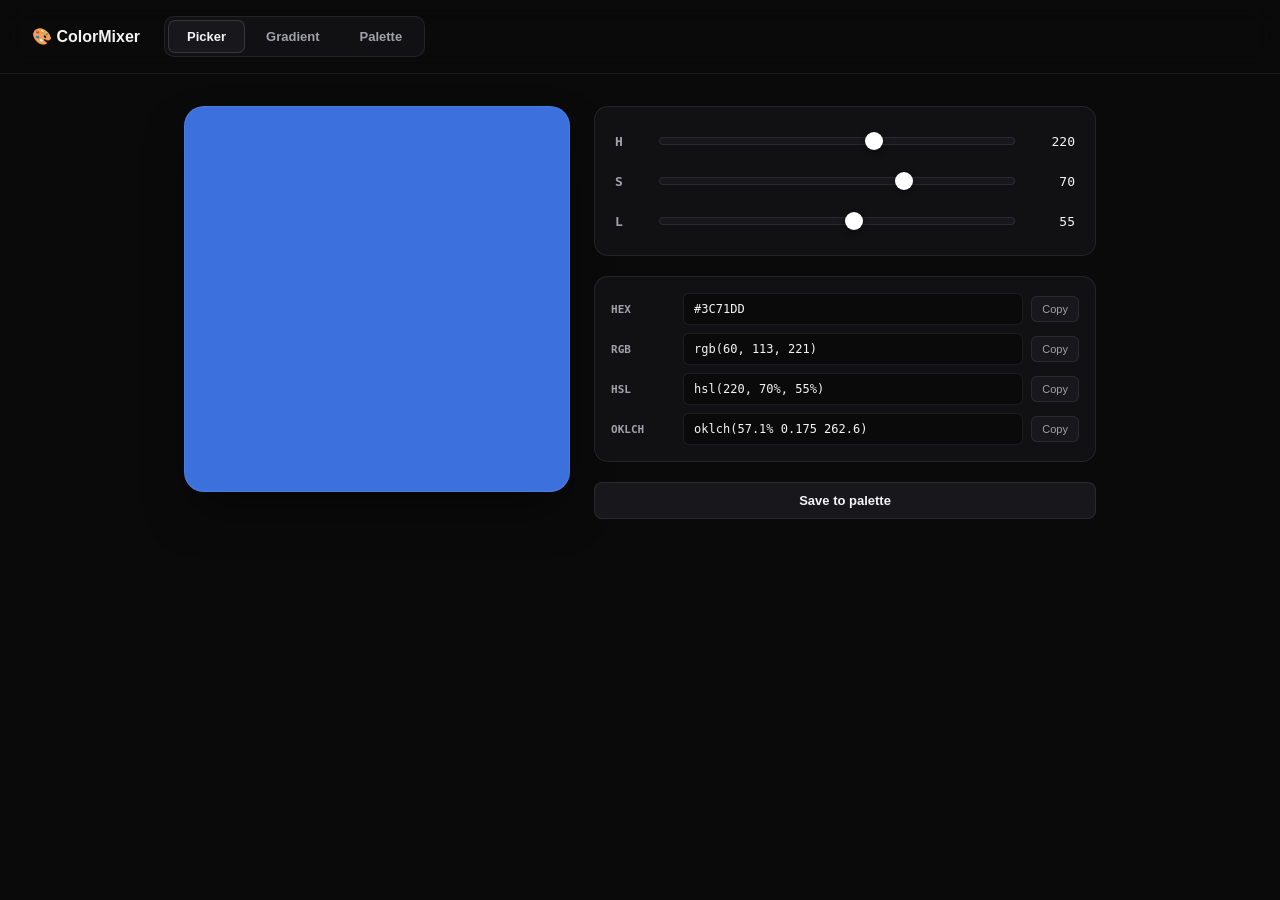
<file: index.html>
<!DOCTYPE html>
<html lang="en">
<head>
<meta charset="UTF-8"/><meta name="viewport" content="width=device-width,initial-scale=1"/>
<title>ColorMixer — color playground</title>
<link rel="stylesheet" href="style.css"/>
<link rel="icon" href="data:image/svg+xml,<svg xmlns=%22http://www.w3.org/2000/svg%22 viewBox=%220 0 100 100%22><text y=%22.9em%22 font-size=%2290%22>🎨</text></svg>"/>
</head>
<body>
<header>
  <div class="brand">🎨 <strong>ColorMixer</strong></div>
  <div class="tabs">
    <button class="tab active" data-tab="picker">Picker</button>
    <button class="tab" data-tab="gradient">Gradient</button>
    <button class="tab" data-tab="palette">Palette</button>
  </div>
</header>

<main>
  <!-- PICKER -->
  <section id="tab-picker" class="tab-panel active">
    <div class="picker-layout">
      <div class="swatch-big" id="swatch-big"></div>
      <div class="sliders">
        <div class="slider-group">
          <div class="slider-row"><label>H</label><input type="range" id="h" min="0" max="360" value="220"><span class="val" id="h-v">220</span></div>
          <div class="slider-row"><label>S</label><input type="range" id="s" min="0" max="100" value="70"><span class="val" id="s-v">70</span></div>
          <div class="slider-row"><label>L</label><input type="range" id="l" min="0" max="100" value="55"><span class="val" id="l-v">55</span></div>
        </div>
        <div class="formats">
          <div class="fmt-row"><label>HEX</label><input readonly id="hex"/><button class="copy-btn" data-copy="hex">Copy</button></div>
          <div class="fmt-row"><label>RGB</label><input readonly id="rgb"/><button class="copy-btn" data-copy="rgb">Copy</button></div>
          <div class="fmt-row"><label>HSL</label><input readonly id="hsl"/><button class="copy-btn" data-copy="hsl">Copy</button></div>
          <div class="fmt-row"><label>OKLCH</label><input readonly id="oklch"/><button class="copy-btn" data-copy="oklch">Copy</button></div>
        </div>
        <button id="save-swatch" class="btn">Save to palette</button>
      </div>
    </div>
  </section>

  <!-- GRADIENT -->
  <section id="tab-gradient" class="tab-panel">
    <div class="gradient-preview" id="grad-preview"></div>
    <div class="gradient-controls">
      <div class="grad-stops">
        <div class="stop" data-i="0"><input type="color" value="#7c3aed"><input type="range" min="0" max="100" value="0"></div>
        <div class="stop" data-i="1"><input type="color" value="#ec4899"><input type="range" min="0" max="100" value="50"></div>
        <div class="stop" data-i="2"><input type="color" value="#f59e0b"><input type="range" min="0" max="100" value="100"></div>
      </div>
      <div class="grad-type">
        <label><input type="radio" name="gt" value="linear" checked> Linear</label>
        <label><input type="radio" name="gt" value="radial"> Radial</label>
        <label><input type="radio" name="gt" value="conic"> Conic</label>
      </div>
      <div class="grad-angle"><label>Angle</label><input type="range" id="grad-angle" min="0" max="360" value="135"><span class="val" id="grad-angle-v">135°</span></div>
      <div class="grad-output">
        <label>CSS</label>
        <textarea readonly id="grad-css" rows="2"></textarea>
        <button class="copy-btn" data-copy="grad-css">Copy</button>
      </div>
    </div>
  </section>

  <!-- PALETTE -->
  <section id="tab-palette" class="tab-panel">
    <div class="palette-head">
      <h2>Saved palette</h2>
      <div class="palette-actions">
        <button id="export-json" class="btn">Export JSON</button>
        <button id="export-css" class="btn">Export CSS</button>
        <button id="clear-palette" class="btn danger">Clear</button>
      </div>
    </div>
    <div id="palette-grid" class="palette-grid"></div>
  </section>
</main>

<div id="toast" class="toast"></div>
<script src="app.js"></script>
</body>
</html>
</file>
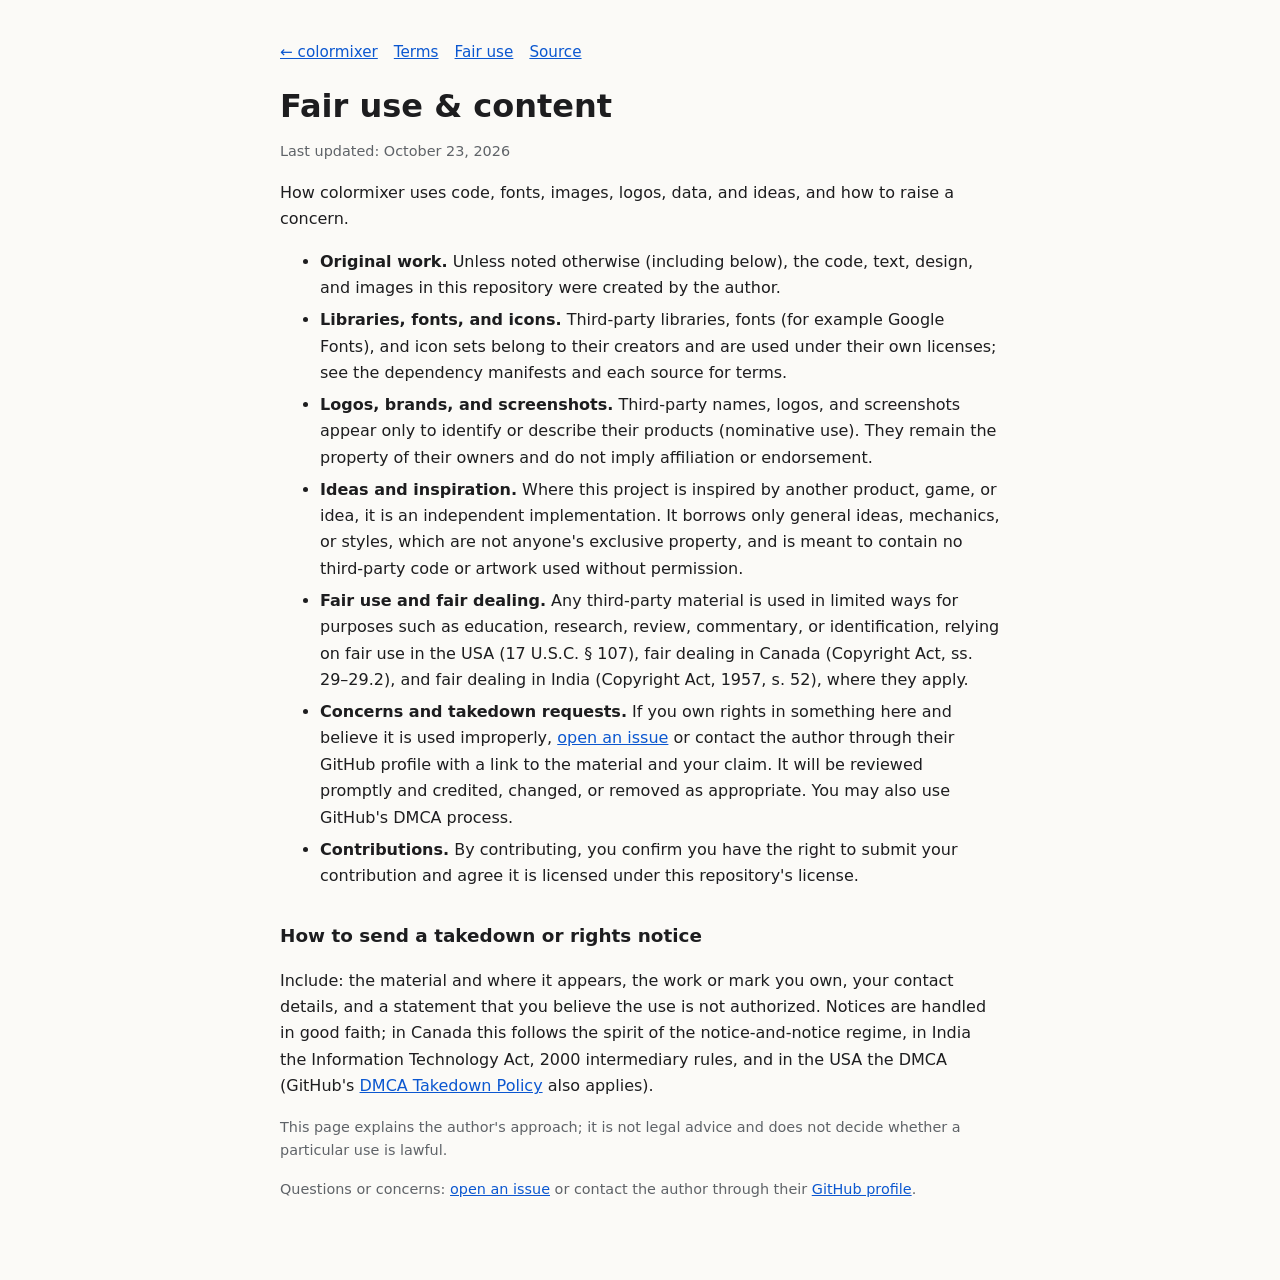
<file: fair-use.html>
<!doctype html>
<html lang="en">
<head>
<meta charset="utf-8">
<meta name="viewport" content="width=device-width, initial-scale=1">
<title>Fair use &amp; content · colormixer</title>
<meta name="robots" content="index,follow">
<style>:root{--bg:#fbfaf7;--fg:#1d1d1f;--muted:#5f6368;--line:#e3e1dc;--link:#0b57d0;color-scheme:light dark}
@media (prefers-color-scheme:dark){:root{--bg:#121214;--fg:#ececf0;--muted:#a3a3ad;--line:#2b2b31;--link:#8ab4f8}}
*{box-sizing:border-box}body{margin:0;background:var(--bg);color:var(--fg);font:16px/1.65 system-ui,-apple-system,"Segoe UI",Roboto,sans-serif}
main{max-width:760px;margin:0 auto;padding:40px 20px 64px}h1{font-size:2rem;line-height:1.2;margin:.2rem 0}h2{font-size:1.15rem;margin:2rem 0 .4rem}
a{color:var(--link)}.muted{color:var(--muted);font-size:.9rem}.box{border:1px solid var(--line);border-radius:12px;padding:.2rem 1.1rem;margin:1.4rem 0}
nav{display:flex;gap:1rem;flex-wrap:wrap;font-size:.95rem;margin-bottom:1.4rem}li{margin:.35rem 0}.caps{font-size:.92rem}</style>
</head>
<body>
<main>
<nav><a href="./">← colormixer</a><a href="terms.html">Terms</a><a href="fair-use.html">Fair use</a><a href="https://github.com/Sanjays2402/colormixer">Source</a></nav>
<h1>Fair use &amp; content</h1>
<p class="muted">Last updated: October 23, 2026</p>
<p>How colormixer uses code, fonts, images, logos, data, and ideas, and how to raise a concern.</p>
<ul>
<li><strong>Original work.</strong> Unless noted otherwise (including below), the code, text, design, and images in this repository were created by the author.</li>
<li><strong>Libraries, fonts, and icons.</strong> Third-party libraries, fonts (for example Google Fonts), and icon sets belong to their creators and are used under their own licenses; see the dependency manifests and each source for terms.</li>
<li><strong>Logos, brands, and screenshots.</strong> Third-party names, logos, and screenshots appear only to identify or describe their products (nominative use). They remain the property of their owners and do not imply affiliation or endorsement.</li>
<li><strong>Ideas and inspiration.</strong> Where this project is inspired by another product, game, or idea, it is an independent implementation. It borrows only general ideas, mechanics, or styles, which are not anyone's exclusive property, and is meant to contain no third-party code or artwork used without permission.</li>
<li><strong>Fair use and fair dealing.</strong> Any third-party material is used in limited ways for purposes such as education, research, review, commentary, or identification, relying on fair use in the USA (17 U.S.C. § 107), fair dealing in Canada (Copyright Act, ss. 29–29.2), and fair dealing in India (Copyright Act, 1957, s. 52), where they apply.</li>
<li><strong>Concerns and takedown requests.</strong> If you own rights in something here and believe it is used improperly, <a href="https://github.com/Sanjays2402/colormixer/issues">open an issue</a> or contact the author through their GitHub profile with a link to the material and your claim. It will be reviewed promptly and credited, changed, or removed as appropriate. You may also use GitHub's DMCA process.</li>
<li><strong>Contributions.</strong> By contributing, you confirm you have the right to submit your contribution and agree it is licensed under this repository's license.</li>
</ul>
<h2>How to send a takedown or rights notice</h2>
<p>Include: the material and where it appears, the work or mark you own, your contact details, and a statement that you believe the use is not authorized. Notices are handled in good faith; in Canada this follows the spirit of the notice-and-notice regime, in India the Information Technology Act, 2000 intermediary rules, and in the USA the DMCA (GitHub's <a href="https://docs.github.com/site-policy/content-removal-policies/dmca-takedown-policy">DMCA Takedown Policy</a> also applies).</p>
<p class="muted">This page explains the author's approach; it is not legal advice and does not decide whether a particular use is lawful.</p>
<p class="muted">Questions or concerns: <a href="https://github.com/Sanjays2402/colormixer/issues">open an issue</a> or contact the author through their <a href="https://github.com/Sanjays2402">GitHub profile</a>.</p>
</main>
</body>
</html>
</file>
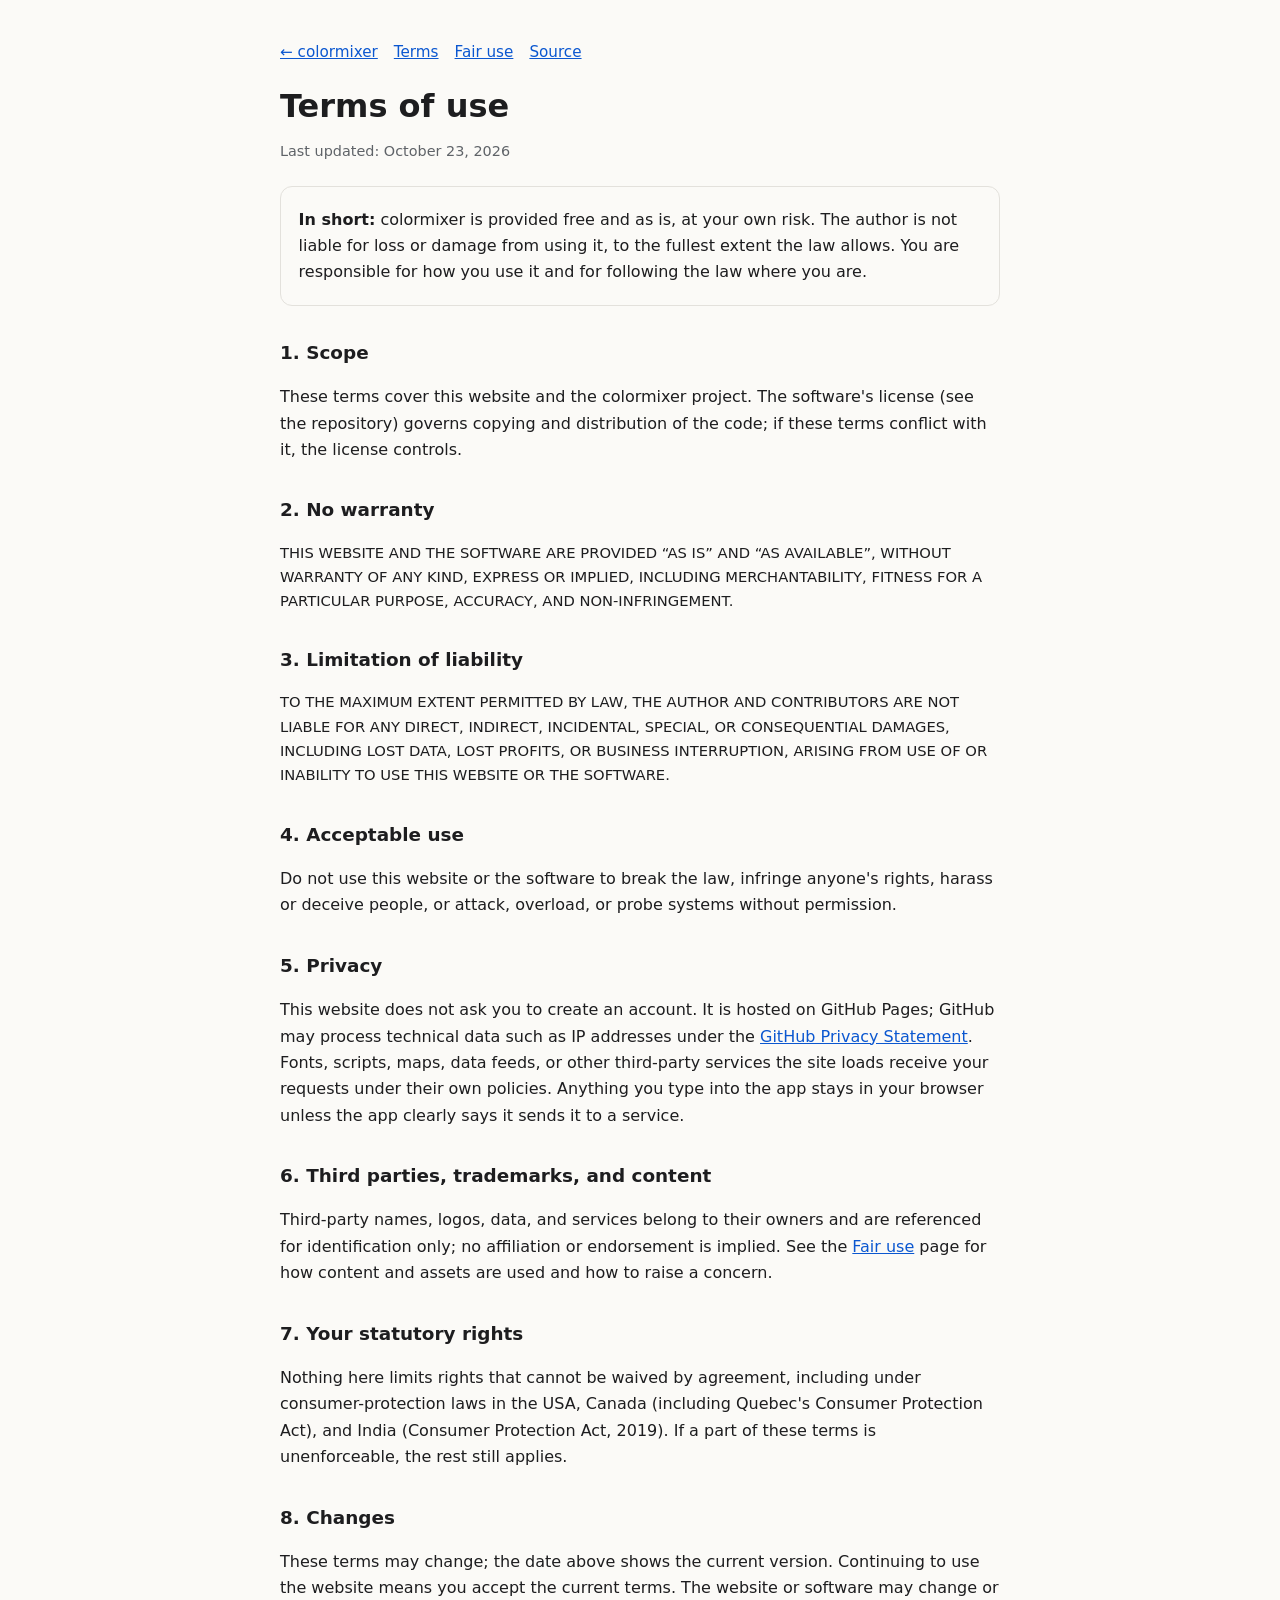
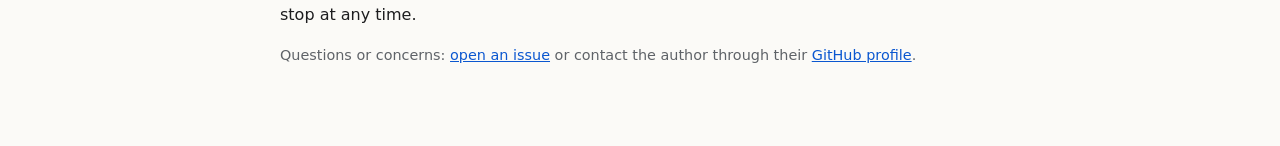
<file: terms.html>
<!doctype html>
<html lang="en">
<head>
<meta charset="utf-8">
<meta name="viewport" content="width=device-width, initial-scale=1">
<title>Terms of use · colormixer</title>
<meta name="robots" content="index,follow">
<style>:root{--bg:#fbfaf7;--fg:#1d1d1f;--muted:#5f6368;--line:#e3e1dc;--link:#0b57d0;color-scheme:light dark}
@media (prefers-color-scheme:dark){:root{--bg:#121214;--fg:#ececf0;--muted:#a3a3ad;--line:#2b2b31;--link:#8ab4f8}}
*{box-sizing:border-box}body{margin:0;background:var(--bg);color:var(--fg);font:16px/1.65 system-ui,-apple-system,"Segoe UI",Roboto,sans-serif}
main{max-width:760px;margin:0 auto;padding:40px 20px 64px}h1{font-size:2rem;line-height:1.2;margin:.2rem 0}h2{font-size:1.15rem;margin:2rem 0 .4rem}
a{color:var(--link)}.muted{color:var(--muted);font-size:.9rem}.box{border:1px solid var(--line);border-radius:12px;padding:.2rem 1.1rem;margin:1.4rem 0}
nav{display:flex;gap:1rem;flex-wrap:wrap;font-size:.95rem;margin-bottom:1.4rem}li{margin:.35rem 0}.caps{font-size:.92rem}</style>
</head>
<body>
<main>
<nav><a href="./">← colormixer</a><a href="terms.html">Terms</a><a href="fair-use.html">Fair use</a><a href="https://github.com/Sanjays2402/colormixer">Source</a></nav>
<h1>Terms of use</h1>
<p class="muted">Last updated: October 23, 2026</p>
<div class="box"><p><strong>In short:</strong> colormixer is provided free and as is, at your own risk. The author is not liable for loss or damage from using it, to the fullest extent the law allows. You are responsible for how you use it and for following the law where you are.</p></div>
<h2>1. Scope</h2>
<p>These terms cover this website and the colormixer project. The software's license (see the repository) governs copying and distribution of the code; if these terms conflict with it, the license controls.</p>
<h2>2. No warranty</h2>
<p class="caps">THIS WEBSITE AND THE SOFTWARE ARE PROVIDED &ldquo;AS IS&rdquo; AND &ldquo;AS AVAILABLE&rdquo;, WITHOUT WARRANTY OF ANY KIND, EXPRESS OR IMPLIED, INCLUDING MERCHANTABILITY, FITNESS FOR A PARTICULAR PURPOSE, ACCURACY, AND NON-INFRINGEMENT.</p>
<h2>3. Limitation of liability</h2>
<p class="caps">TO THE MAXIMUM EXTENT PERMITTED BY LAW, THE AUTHOR AND CONTRIBUTORS ARE NOT LIABLE FOR ANY DIRECT, INDIRECT, INCIDENTAL, SPECIAL, OR CONSEQUENTIAL DAMAGES, INCLUDING LOST DATA, LOST PROFITS, OR BUSINESS INTERRUPTION, ARISING FROM USE OF OR INABILITY TO USE THIS WEBSITE OR THE SOFTWARE.</p>

<h2>4. Acceptable use</h2>
<p>Do not use this website or the software to break the law, infringe anyone's rights, harass or deceive people, or attack, overload, or probe systems without permission.</p>
<h2>5. Privacy</h2>
<p>This website does not ask you to create an account. It is hosted on GitHub Pages; GitHub may process technical data such as IP addresses under the <a href="https://docs.github.com/site-policy/privacy-policies/github-general-privacy-statement">GitHub Privacy Statement</a>. Fonts, scripts, maps, data feeds, or other third-party services the site loads receive your requests under their own policies. Anything you type into the app stays in your browser unless the app clearly says it sends it to a service.</p>
<h2>6. Third parties, trademarks, and content</h2>
<p>Third-party names, logos, data, and services belong to their owners and are referenced for identification only; no affiliation or endorsement is implied. See the <a href="fair-use.html">Fair use</a> page for how content and assets are used and how to raise a concern.</p>
<h2>7. Your statutory rights</h2>
<p>Nothing here limits rights that cannot be waived by agreement, including under consumer-protection laws in the USA, Canada (including Quebec's Consumer Protection Act), and India (Consumer Protection Act, 2019). If a part of these terms is unenforceable, the rest still applies.</p>
<h2>8. Changes</h2>
<p>These terms may change; the date above shows the current version. Continuing to use the website means you accept the current terms. The website or software may change or stop at any time.</p>
<p class="muted">Questions or concerns: <a href="https://github.com/Sanjays2402/colormixer/issues">open an issue</a> or contact the author through their <a href="https://github.com/Sanjays2402">GitHub profile</a>.</p>
</main>
</body>
</html>
</file>
<file: style.css>
*{box-sizing:border-box;margin:0;padding:0}
:root{
  --bg:#0a0a0b;--bg2:#111114;--bg3:#18181c;
  --border:rgba(255,255,255,.08);--border2:rgba(255,255,255,.16);
  --text:#f4f4f5;--dim:#a1a1aa;--dimmer:#52525b;
  --accent:#7c3aed;
}
html,body{background:var(--bg);color:var(--text);font-family:-apple-system,'Inter',sans-serif;min-height:100vh;-webkit-font-smoothing:antialiased}

header{display:flex;align-items:center;gap:24px;padding:16px 32px;border-bottom:1px solid var(--border);background:rgba(10,10,11,.6);backdrop-filter:blur(12px)}
.brand{font-size:16px;flex-shrink:0}
.tabs{display:flex;gap:4px;background:var(--bg2);padding:4px;border-radius:10px;border:1px solid var(--border)}
.tab{background:transparent;border:0;color:var(--dim);padding:8px 18px;border-radius:6px;font-size:13px;font-weight:600;cursor:pointer;font-family:inherit;transition:.15s}
.tab:hover{color:var(--text)}
.tab.active{background:var(--bg3);color:var(--text);box-shadow:0 0 0 1px var(--border2)}

main{max-width:960px;margin:0 auto;padding:32px 24px}
.tab-panel{display:none}
.tab-panel.active{display:block;animation:fade .3s}
@keyframes fade{from{opacity:0;transform:translateY(4px)}to{opacity:1;transform:translateY(0)}}

/* Picker */
.picker-layout{display:grid;grid-template-columns:1fr 1.3fr;gap:24px;align-items:start}
@media (max-width:800px){.picker-layout{grid-template-columns:1fr}}
.swatch-big{width:100%;aspect-ratio:1;border-radius:20px;border:1px solid var(--border);box-shadow:0 24px 48px -12px rgba(0,0,0,.5);transition:background .15s}
.sliders{display:flex;flex-direction:column;gap:20px}
.slider-group{display:flex;flex-direction:column;gap:12px;background:var(--bg2);border:1px solid var(--border);border-radius:14px;padding:20px}
.slider-row{display:grid;grid-template-columns:32px 1fr 48px;align-items:center;gap:12px}
.slider-row label{font-family:'SF Mono',monospace;font-size:13px;color:var(--dim);font-weight:700}
.slider-row .val{font-family:'SF Mono',monospace;font-size:13px;color:var(--text);text-align:right;font-variant-numeric:tabular-nums}
input[type=range]{-webkit-appearance:none;appearance:none;background:transparent;height:28px;outline:none}
input[type=range]::-webkit-slider-runnable-track{height:8px;background:var(--bg3);border-radius:4px;border:1px solid var(--border)}
input[type=range]::-webkit-slider-thumb{-webkit-appearance:none;appearance:none;width:18px;height:18px;background:#fff;border-radius:50%;margin-top:-6px;cursor:pointer;box-shadow:0 2px 6px rgba(0,0,0,.4)}

.formats{display:flex;flex-direction:column;gap:8px;background:var(--bg2);border:1px solid var(--border);border-radius:14px;padding:16px}
.fmt-row{display:grid;grid-template-columns:64px 1fr auto;gap:8px;align-items:center}
.fmt-row label{font-family:'SF Mono',monospace;font-size:11px;color:var(--dim);font-weight:700}
.fmt-row input{background:var(--bg);border:1px solid var(--border);color:var(--text);padding:8px 10px;border-radius:6px;font-family:'SF Mono',monospace;font-size:12px;outline:none;width:100%}

.btn{background:var(--bg3);border:1px solid var(--border);color:var(--text);padding:10px 18px;border-radius:8px;font-size:13px;font-weight:600;cursor:pointer;font-family:inherit;transition:.15s}
.btn:hover{border-color:var(--border2)}
.btn.danger:hover{border-color:#ef4444;color:#ef4444}
.copy-btn{background:var(--bg3);border:1px solid var(--border);color:var(--dim);padding:6px 10px;border-radius:6px;font-size:11px;cursor:pointer;font-family:inherit;transition:.15s}
.copy-btn:hover{color:var(--text);border-color:var(--border2)}

/* Gradient */
.gradient-preview{width:100%;height:300px;border-radius:16px;border:1px solid var(--border);margin-bottom:20px;box-shadow:0 24px 48px -12px rgba(0,0,0,.5)}
.gradient-controls{display:flex;flex-direction:column;gap:16px;background:var(--bg2);border:1px solid var(--border);border-radius:14px;padding:20px}
.grad-stops{display:flex;flex-direction:column;gap:8px}
.stop{display:flex;gap:12px;align-items:center}
.stop input[type=color]{width:44px;height:36px;border:1px solid var(--border);border-radius:6px;cursor:pointer;background:transparent}
.stop input[type=range]{flex:1}
.grad-type{display:flex;gap:16px;padding-top:8px;border-top:1px solid var(--border)}
.grad-type label{font-size:13px;color:var(--dim);cursor:pointer;display:flex;gap:6px;align-items:center}
.grad-type input{accent-color:var(--accent)}
.grad-angle{display:grid;grid-template-columns:64px 1fr 48px;gap:12px;align-items:center}
.grad-angle label{font-family:'SF Mono',monospace;font-size:12px;color:var(--dim)}
.grad-angle .val{font-family:'SF Mono',monospace;font-size:12px;text-align:right}
.grad-output{display:grid;grid-template-columns:64px 1fr auto;gap:8px;align-items:start;padding-top:12px;border-top:1px solid var(--border)}
.grad-output label{font-family:'SF Mono',monospace;font-size:11px;color:var(--dim);padding-top:8px}
textarea{background:var(--bg);border:1px solid var(--border);color:var(--text);padding:8px 10px;border-radius:6px;font-family:'SF Mono',monospace;font-size:11px;outline:none;resize:vertical;width:100%}

/* Palette */
.palette-head{display:flex;justify-content:space-between;align-items:center;margin-bottom:20px}
.palette-head h2{font-size:20px;font-weight:700}
.palette-actions{display:flex;gap:8px}
.palette-grid{display:grid;grid-template-columns:repeat(auto-fill,minmax(140px,1fr));gap:12px}
.pal-swatch{background:var(--bg2);border:1px solid var(--border);border-radius:12px;overflow:hidden;transition:.15s;cursor:pointer}
.pal-swatch:hover{border-color:var(--border2);transform:translateY(-2px)}
.pal-swatch .color{height:100px}
.pal-swatch .info{padding:8px 12px;display:flex;justify-content:space-between;align-items:center}
.pal-swatch .hex{font-family:'SF Mono',monospace;font-size:12px;color:var(--text)}
.pal-swatch .rm{background:transparent;border:0;color:var(--dimmer);cursor:pointer;font-size:16px;padding:0;line-height:1}
.pal-swatch .rm:hover{color:#ef4444}
.pal-empty{grid-column:1/-1;text-align:center;padding:48px;color:var(--dimmer);font-size:13px;background:var(--bg2);border:1px dashed var(--border);border-radius:12px}

/* Toast */
.toast{position:fixed;bottom:32px;left:50%;transform:translateX(-50%) translateY(80px);background:var(--bg2);border:1px solid var(--border);color:var(--text);padding:12px 20px;border-radius:10px;font-size:13px;opacity:0;transition:.3s;pointer-events:none;z-index:100;box-shadow:0 8px 24px rgba(0,0,0,.4)}
.toast.show{opacity:1;transform:translateX(-50%) translateY(0)}
</file>
